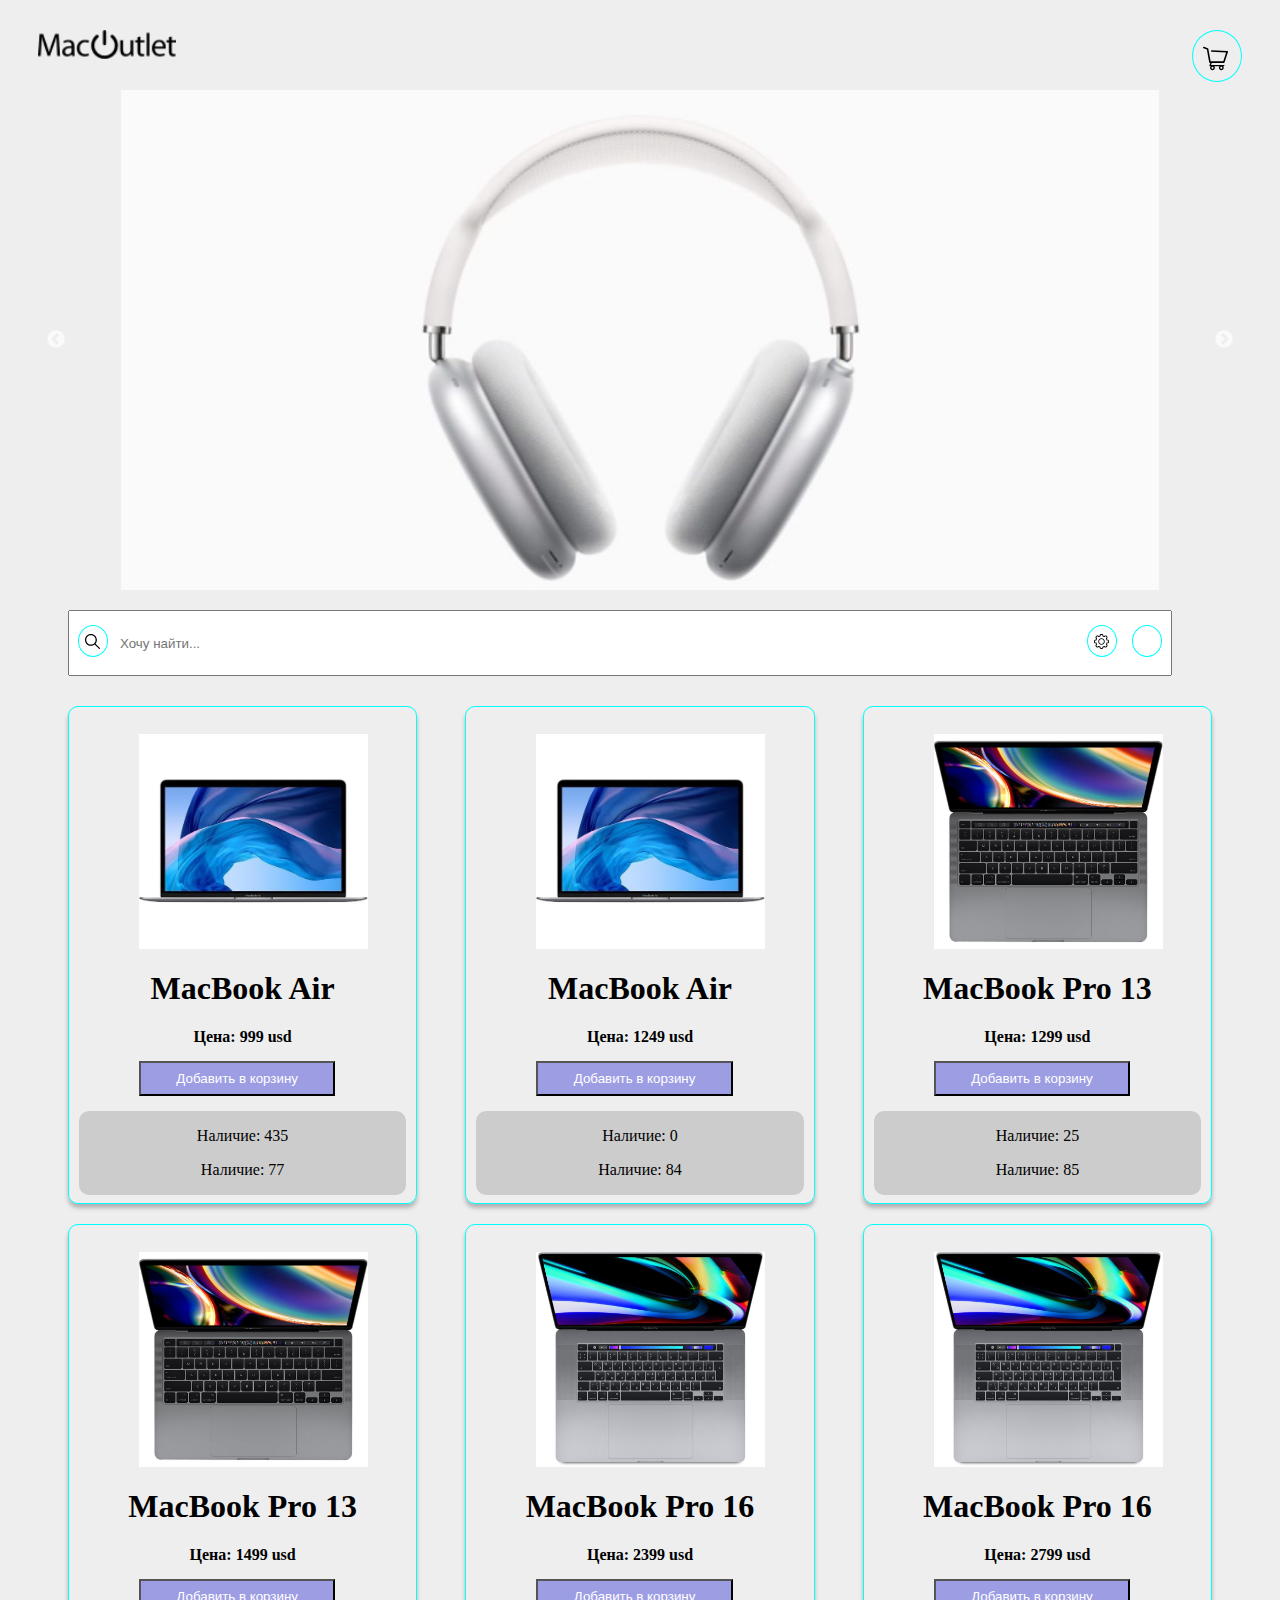
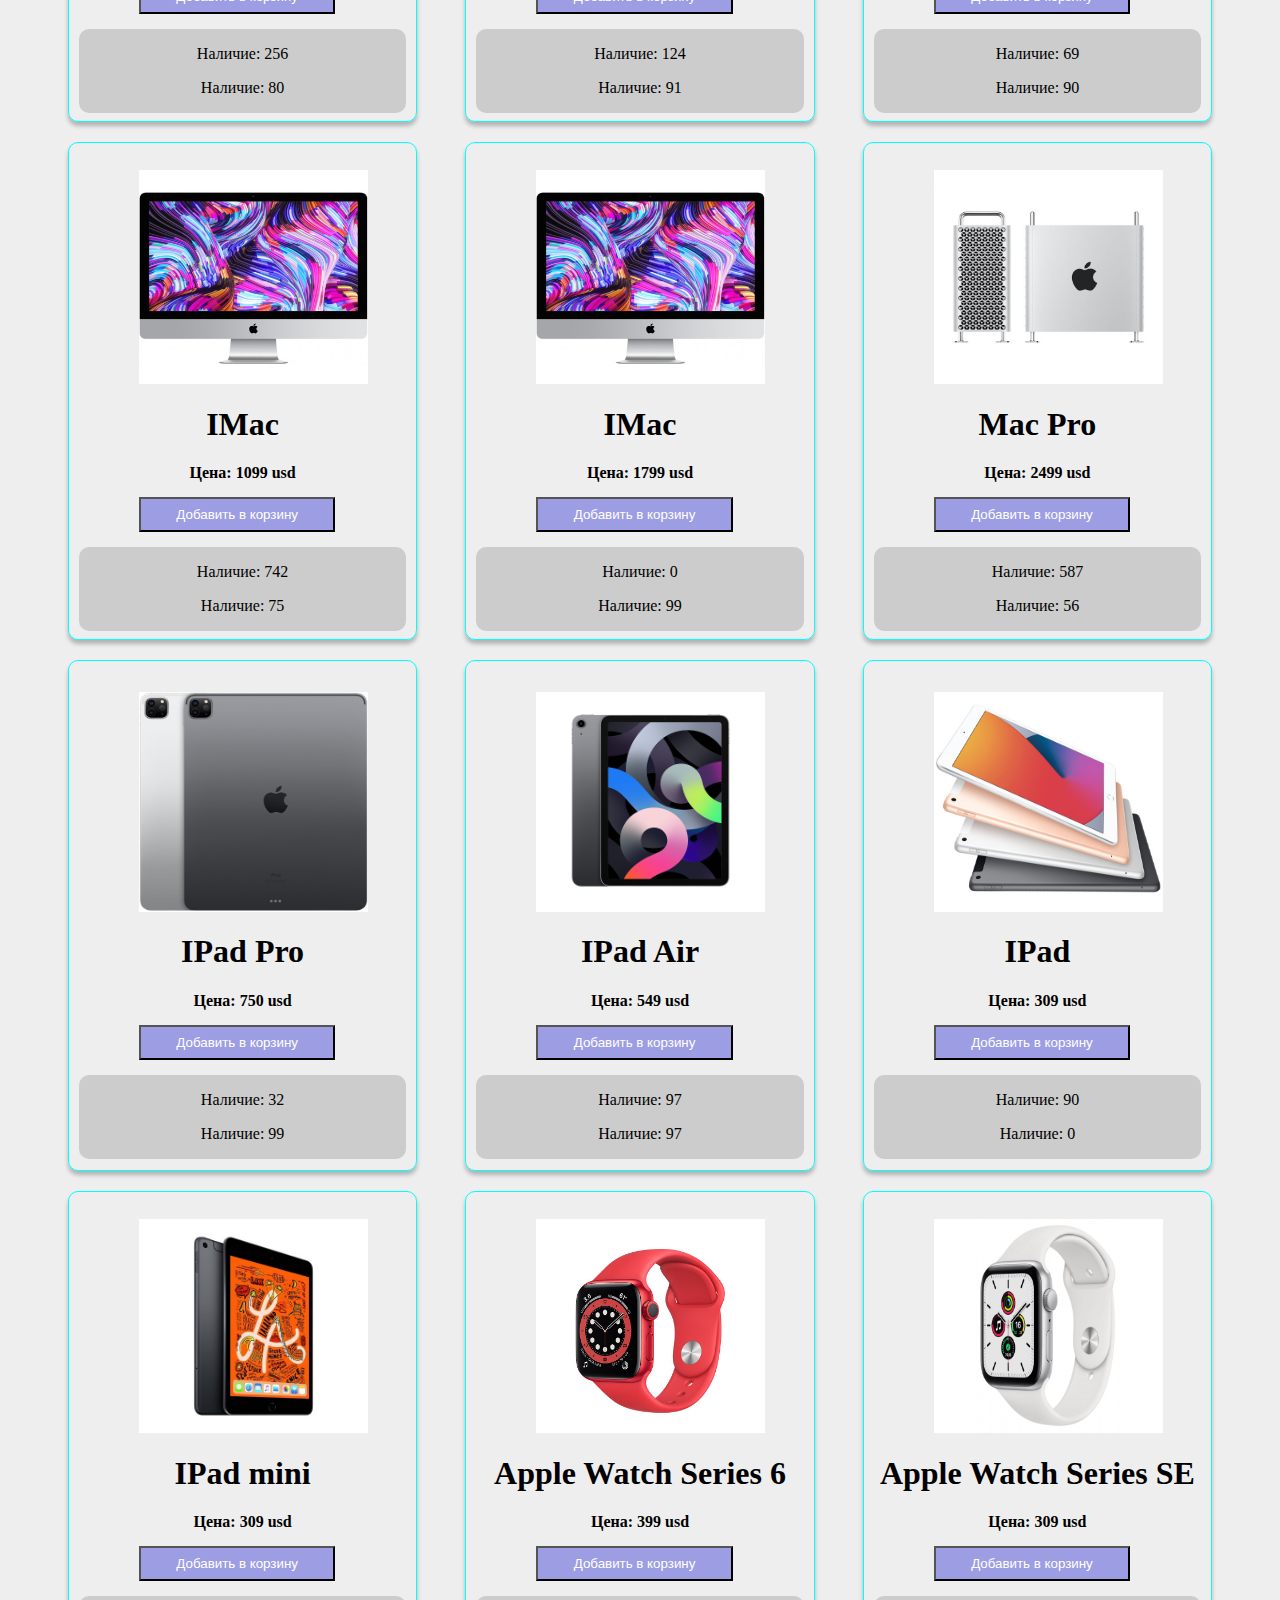
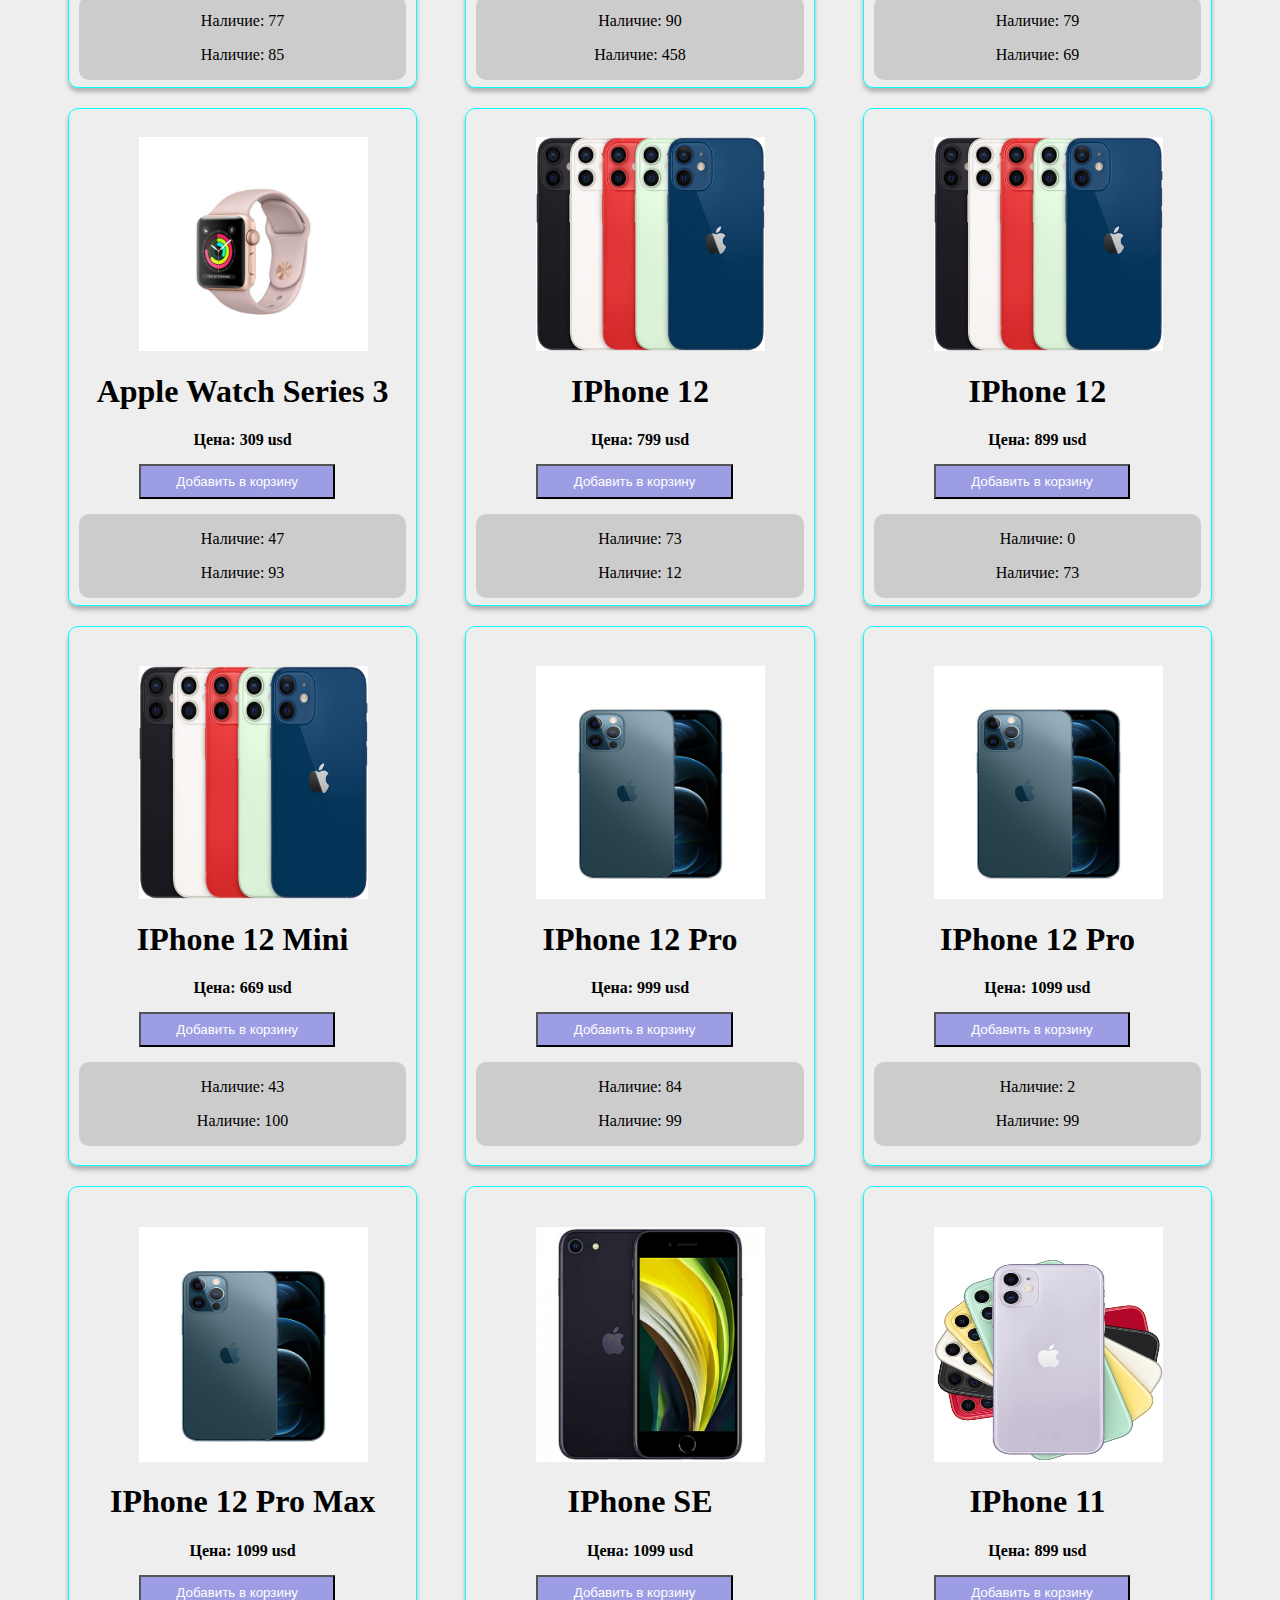
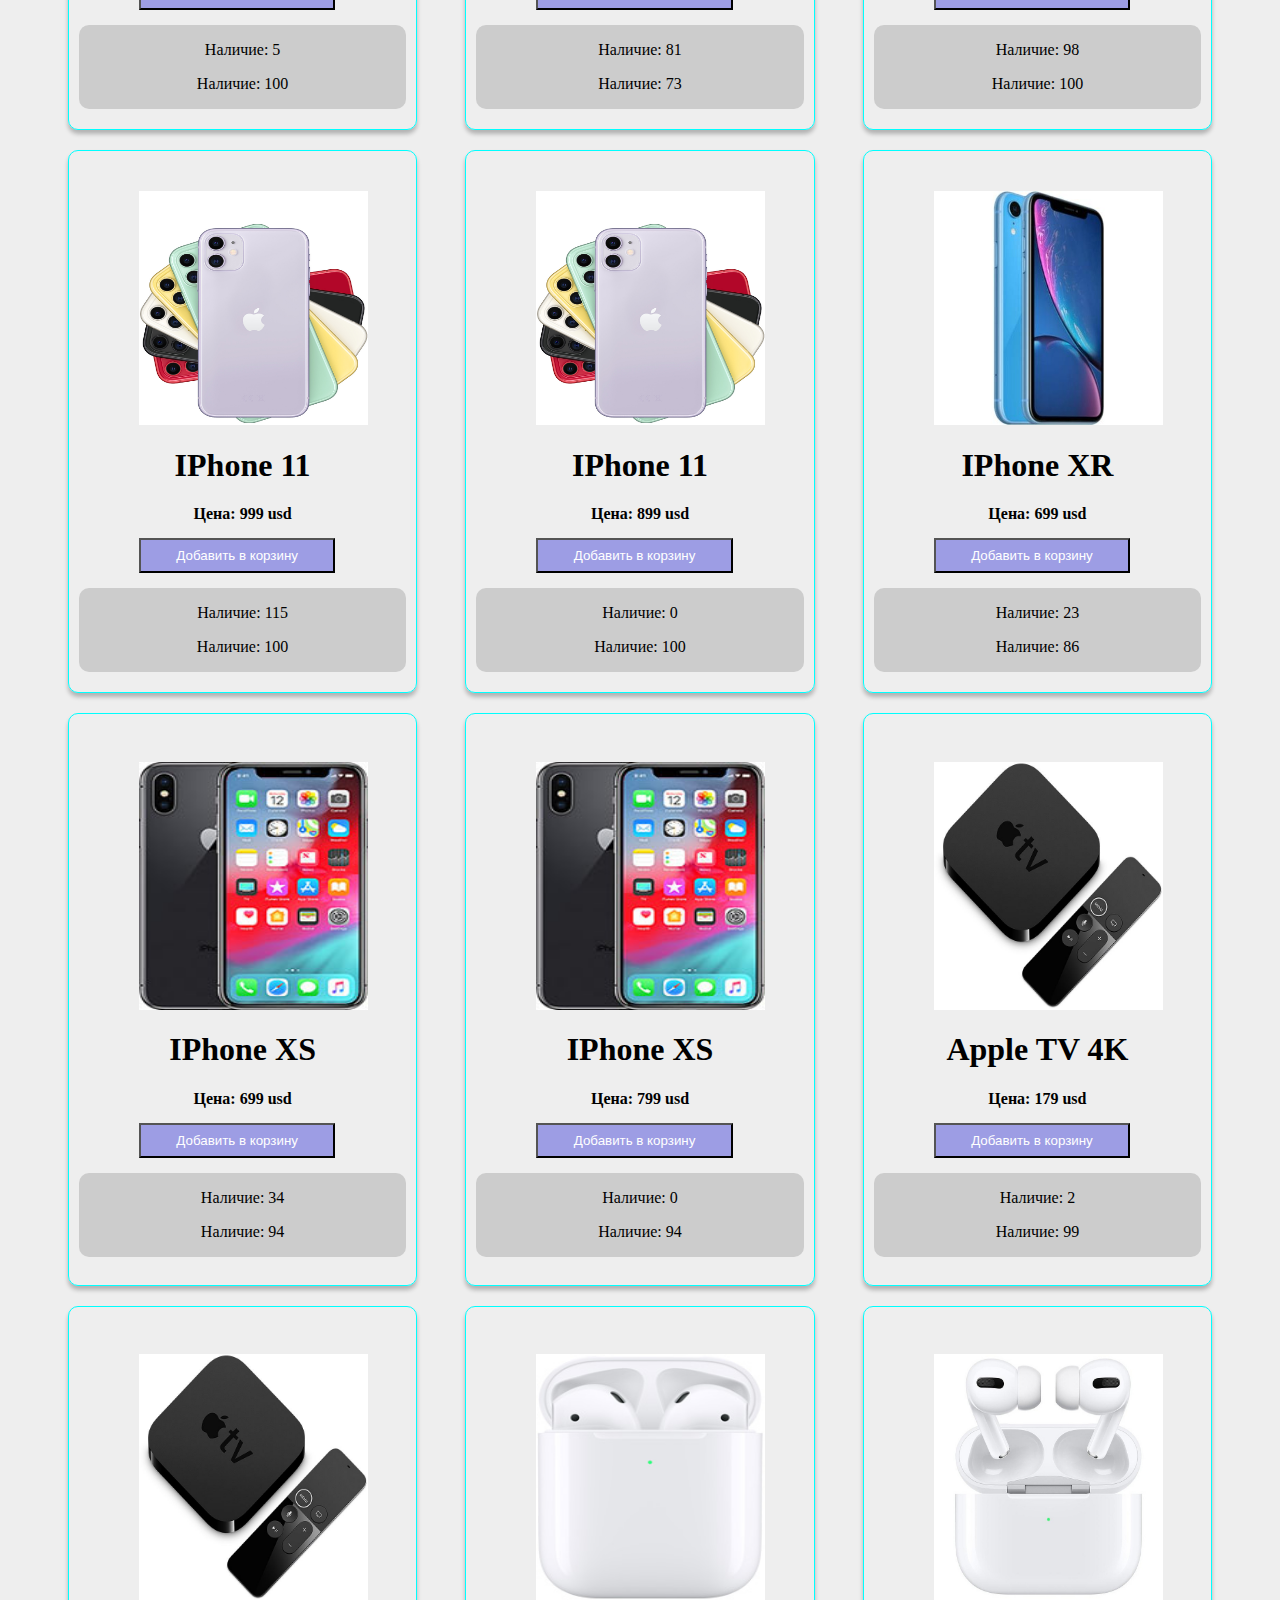
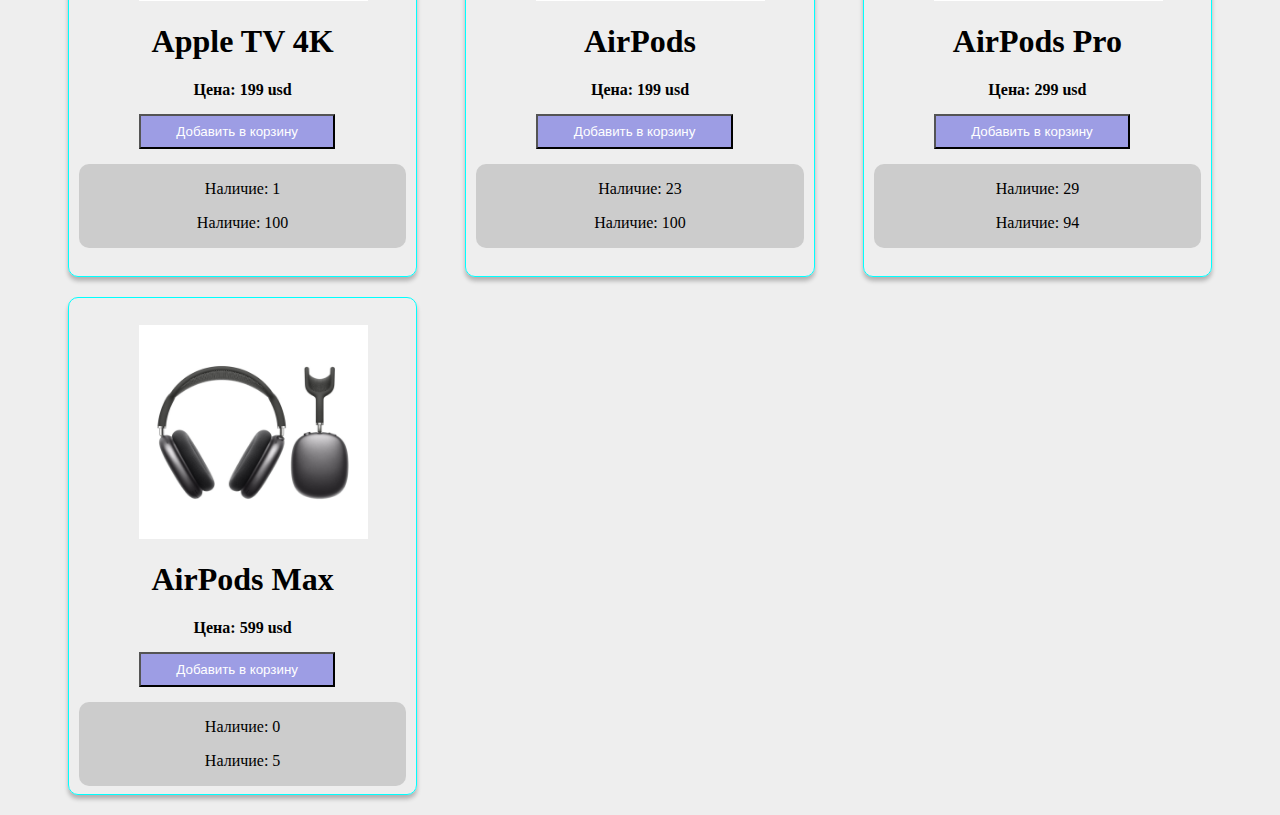
<file: mac-outlet-shop/index.html>
<!DOCTYPE html>
<html lang="en">
<head>
    <meta charset="UTF-8">
    <meta name="viewport" content="width=device-width, initial-scale=1.0">
    <link rel="stylesheet" href="style.css">
    <link rel="stylesheet" type="text/css" href="slick/slick.css"/>
    <link rel="stylesheet" type="text/css" href="slick/slick-theme.css"/>
    <title>mac-outlet-shop</title>
   
</head>
<body>
    <header>
        <div id="header">
            <div id="logo">
                <img src="./phone_store/img/icons/image 1.png" alt="logo">
                <input class="cart" type="submit" value="">
            </div>
            <div class="banners">
                <div class="regular slider">
                <div class="slick-slide">
                    <img src="./phone_store/img/banners/air_pods_max_banner.jpg" alt="">
                </div>
                <div class="slick-slide">
                    <img src="./phone_store/img/banners/airpods_pro_banner.png" alt="">
                </div>
                <div class="slick-slide">
                    <img src="./phone_store/img/banners/apple_tv_banner.png" alt="">
                </div>
                <div class="slick-slide">
                    <img src="./phone_store/img/banners/ipad_air_banner.jpg" alt="">
                </div>
                <div class="slick-slide">
                    <img src="./phone_store/img/banners/iphone_12_banner.jpg" alt="">
                </div>
                <div class="slick-slide">
                    <img src="./phone_store/img/banners/mac_book_banner.jpg" alt="">
                </div>
                <div class="slick-slide">
                    <img src="./phone_store/img/banners/watch_banner.jpg" alt="">
                </div>
                </div>
            </div>
            <div id="search">
                <input class="button-search" type="submit" value="">
                <input type="text" class="search_holder pic" placeholder="Хочу найти...">
                <input class="button-filter" type="submit" value="">
                <input class="button-setting" type="submit" value="">
            </div>
        </div>
    </header>
    <main class="container"></main>
    <footer></footer>
    <script src="https://code.jquery.com/jquery-2.2.0.min.js"></script>
<script src="slick/slick.min.js"></script>
<script>
    $(".regular").slick({
        // dots: true,
        infinite: true,
        slidesToShow: 1,
        slidesToScroll: 2
      });
  </script>
    <script src="./phone_store/js/items.js"></script>
    <script src="index.js"></script>
</body>
</html>
</file>
<file: mac-outlet-shop/style.css>
body {
  -webkit-box-sizing: border-box;
          box-sizing: border-box;
  background-color: #eeeeee;
}

#logo {
  margin: 20px;
  width: 100%;
  height: 50px;
  -webkit-box-sizing: border-box;
          box-sizing: border-box;
  display: -webkit-box;
  display: -ms-flexbox;
  display: flex;
  -webkit-box-orient: horizontal;
  -webkit-box-direction: normal;
      -ms-flex-direction: row;
          flex-direction: row;
  -ms-flex-wrap: nowrap;
      flex-wrap: nowrap;
  -webkit-box-pack: justify;
      -ms-flex-pack: justify;
          justify-content: space-between;
  -ms-flex-line-pack: justify;
      align-content: space-between;
}

#logo > img {
  padding: 10px;
  height: 30px;
}

#logo .cart {
  width: 50px;
  height: 52px;
  border: 1px solid aqua;
  background: url(./phone_store/img/icons/cart.svg) no-repeat 10px 15px;
  background-size: auto 50%;
  margin-right: 50px;
  margin-top: 10px;
  border-radius: 50%;
  cursor: pointer;
}

.slider {
  height: 500px;
  width: 90%;
  margin: 10px auto;
  padding-left: 50px;
  padding-right: 50px;
  -webkit-box-sizing: border-box;
          box-sizing: border-box;
  display: -webkit-box;
  display: -ms-flexbox;
  display: flex;
  justify-self: center;
  -webkit-box-align: center;
      -ms-flex-align: center;
          align-items: center;
}

.slick-slide img {
  height: 500px;
  width: 100%;
}

#search {
  width: 100%;
  margin: 10px auto;
  padding-left: 50px;
  padding-right: 50px;
  -webkit-box-sizing: border-box;
          box-sizing: border-box;
}

.search_holder {
  width: 90%;
  height: 60px;
  margin: 10px;
  padding-left: 50px;
  z-index: 2;
}

.button-search {
  width: 30px;
  height: 32px;
  border: 1px solid aqua;
  background: url(./phone_store/img/icons/search.svg) no-repeat 6px 8px;
  background-size: auto 50%;
  margin-left: 20px;
  margin-top: 25px;
  padding: 10px;
  border-radius: 50%;
  position: absolute;
  z-index: 0;
}

.button-filter {
  width: 30px;
  height: 32px;
  border: 1px solid aqua;
  background: url(./phone_store/img/icons/filter.svg) no-repeat 6px 10px;
  background-size: auto 50%;
  margin-left: -50px;
  margin-top: 25px;
  padding: 10px;
  border-radius: 50%;
  position: absolute;
  cursor: pointer;
}

.button-setting {
  width: 30px;
  height: 32px;
  border: 1px solid aqua;
  background: url(./phone_store/img/icons/settings.svg) no-repeat 6px 8px;
  background-size: auto 50%;
  margin-left: -95px;
  margin-top: 25px;
  padding: 10px;
  border-radius: 50%;
  position: absolute;
  cursor: pointer;
}

.container {
  position: relative;
  margin: 10px auto;
  padding-left: 50px;
  padding-right: 50px;
  -webkit-box-sizing: border-box;
          box-sizing: border-box;
  display: -webkit-box;
  display: -ms-flexbox;
  display: flex;
  -ms-flex-wrap: wrap;
      flex-wrap: wrap;
  -webkit-box-pack: justify;
      -ms-flex-pack: justify;
          justify-content: space-between;
  -ms-flex-line-pack: center;
      align-content: center;
  text-align: center;
}

.card {
  display: -webkit-box;
  display: -ms-flexbox;
  display: flex;
  -webkit-box-orient: vertical;
  -webkit-box-direction: normal;
      -ms-flex-direction: column;
          flex-direction: column;
  -ms-flex-wrap: nowrap;
      flex-wrap: nowrap;
  -webkit-box-pack: center;
      -ms-flex-pack: center;
          justify-content: center;
  -ms-flex-line-pack: center;
      align-content: center;
  width: 30%;
  margin: 10px;
  padding: 20px 10px 0 10px;
  -webkit-box-sizing: border-box;
          box-sizing: border-box;
  text-align: center;
  border: 1px solid aqua;
  -webkit-box-shadow: 0px 4px 4px rgba(0, 0, 0, 0.25);
          box-shadow: 0px 4px 4px rgba(0, 0, 0, 0.25);
  border-radius: 10px;
}

.card > img {
  width: 70%;
  height: 45%;
  margin-left: 60px;
}

.card .button {
  width: 60%;
  height: 35px;
  margin: 15px 60px;
  color: #fff;
  background-color: #9d9de4;
}

.card .button :hover {
  color: #000;
  background-color: #9ff8e5;
}

.card .button_active {
  width: 60%;
  height: 35px;
  margin: 10px;
  color: #fff;
  background-color: #e7dd7e;
}

.card .stock {
  width: 100%;
  margin: 0;
  padding-bottom: 0;
  -webkit-box-sizing: border-box;
          box-sizing: border-box;
  background-color: #ccc;
  border-radius: 10px;
  text-align: center;
}
/*# sourceMappingURL=style.css.map */
</file>
